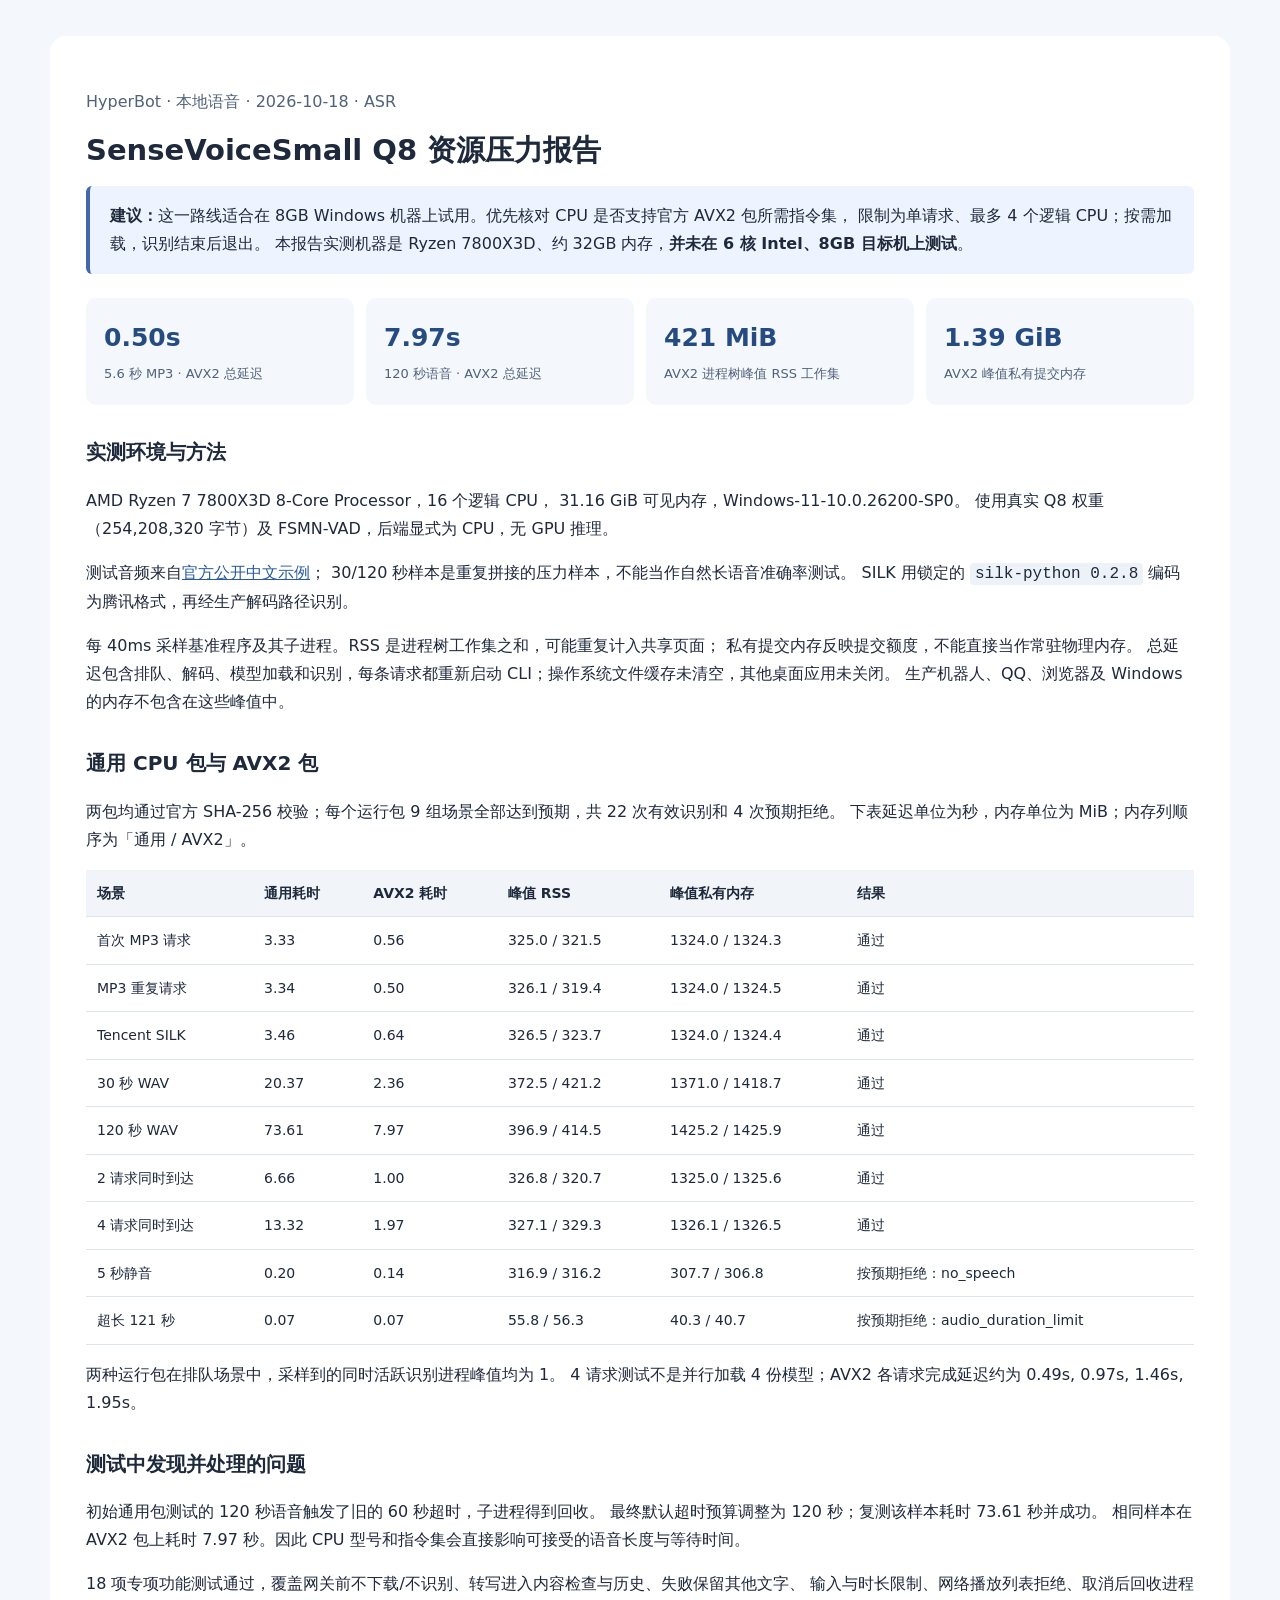
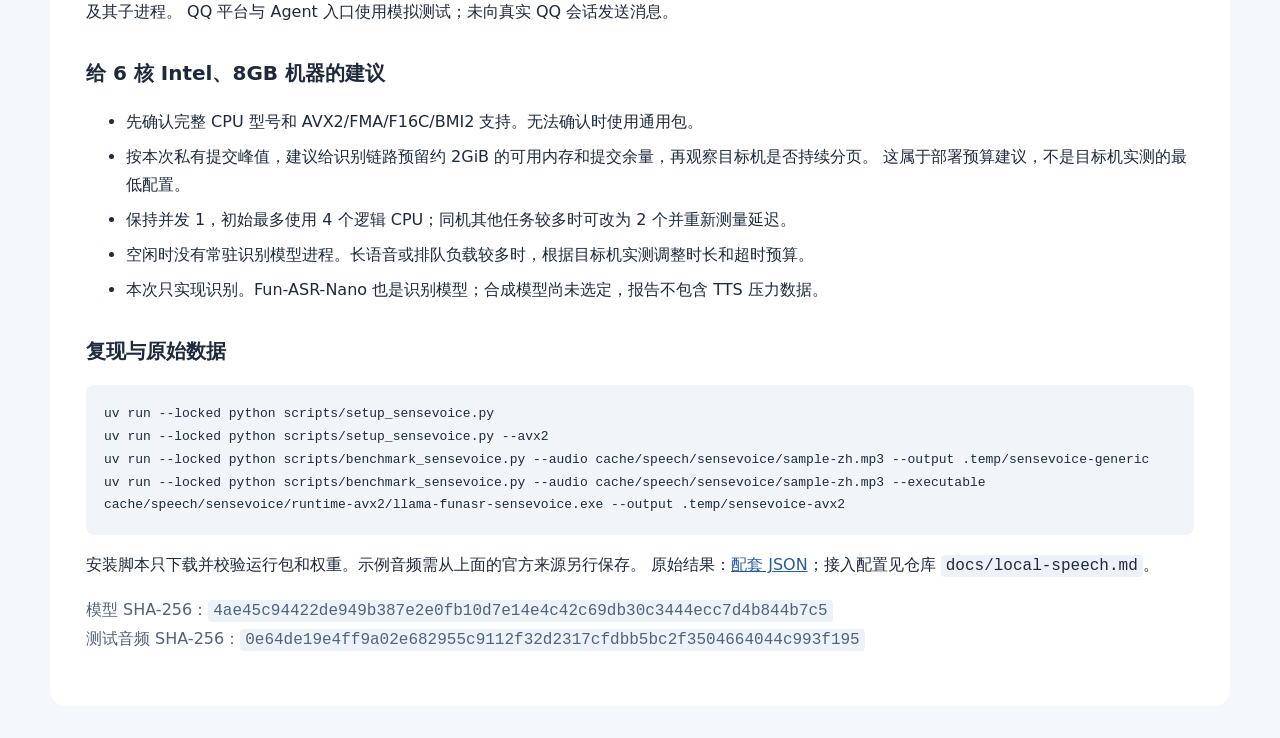
<file: docs/reports/sensevoice-q8-2026-10-18.html>
<!doctype html>
<html lang="zh-CN"><meta charset="utf-8"><meta name="viewport" content="width=device-width,initial-scale=1">
<title>SenseVoiceSmall Q8 本地语音识别资源压力报告</title>
<style>
*{box-sizing:border-box}body{font:16px/1.75 system-ui,"Microsoft YaHei",sans-serif;color:#1e293b;background:#f4f7fb;margin:0}
main{max-width:1180px;margin:36px auto;background:white;border-radius:16px;padding:36px}
h1{font-size:29px;line-height:1.3;margin:0 0 12px}h2{font-size:20px;margin-top:30px}.muted{color:#52627a}
.note{padding:16px 20px;border-left:4px solid #4267ad;background:#eef4ff;border-radius:6px}
.cards{display:grid;grid-template-columns:repeat(4,1fr);gap:12px;margin:24px 0}.card{background:#f4f7fb;padding:18px;border-radius:10px}
.value{display:block;font-size:25px;font-weight:700;color:#254b81}.label{font-size:13px;color:#52627a}
.scroll{overflow:auto}table{width:100%;border-collapse:collapse;font-size:14px}th,td{text-align:left;border-bottom:1px solid #dce4ee;padding:11px}
th{background:#f1f5fa;white-space:nowrap}code{background:#edf2f8;padding:2px 5px;border-radius:4px}pre{white-space:pre-wrap;background:#f1f5fa;padding:18px;border-radius:8px;font-size:13px}
a{color:#285b9c}li{margin:7px 0}@media(max-width:760px){main{margin:0;padding:22px;border-radius:0}.cards{grid-template-columns:repeat(2,1fr)}h1{font-size:24px}}
</style><main>
<p class="muted">HyperBot · 本地语音 · 2026-10-18 · ASR</p>
<h1>SenseVoiceSmall Q8 资源压力报告</h1>
<p class="note"><strong>建议：</strong>这一路线适合在 8GB Windows 机器上试用。优先核对 CPU 是否支持官方 AVX2 包所需指令集，
限制为单请求、最多 4 个逻辑 CPU；按需加载，识别结束后退出。
本报告实测机器是 Ryzen 7800X3D、约 32GB 内存，<strong>并未在 6 核 Intel、8GB 目标机上测试</strong>。</p>
<div class="cards">
<div class="card"><span class="value">0.50s</span><span class="label">5.6 秒 MP3 · AVX2 总延迟</span></div>
<div class="card"><span class="value">7.97s</span><span class="label">120 秒语音 · AVX2 总延迟</span></div>
<div class="card"><span class="value">421 MiB</span><span class="label">AVX2 进程树峰值 RSS 工作集</span></div>
<div class="card"><span class="value">1.39 GiB</span><span class="label">AVX2 峰值私有提交内存</span></div>
</div>
<h2>实测环境与方法</h2>
<p>AMD Ryzen 7 7800X3D 8-Core Processor，16 个逻辑 CPU，
31.16 GiB 可见内存，Windows-11-10.0.26200-SP0。
使用真实 Q8 权重（254,208,320 字节）及 FSMN-VAD，后端显式为 CPU，无 GPU 推理。</p>
<p>测试音频来自<a href="https://huggingface.co/FunAudioLLM/SenseVoiceSmall/resolve/main/example/zh.mp3">官方公开中文示例</a>；
30/120 秒样本是重复拼接的压力样本，不能当作自然长语音准确率测试。
SILK 用锁定的 <code>silk-python 0.2.8</code> 编码为腾讯格式，再经生产解码路径识别。</p>
<p>每 40ms 采样基准程序及其子进程。RSS 是进程树工作集之和，可能重复计入共享页面；
私有提交内存反映提交额度，不能直接当作常驻物理内存。
总延迟包含排队、解码、模型加载和识别，每条请求都重新启动 CLI；操作系统文件缓存未清空，其他桌面应用未关闭。
生产机器人、QQ、浏览器及 Windows 的内存不包含在这些峰值中。</p>
<h2>通用 CPU 包与 AVX2 包</h2>
<p>两包均通过官方 SHA-256 校验；每个运行包 9 组场景全部达到预期，共 22 次有效识别和 4 次预期拒绝。
下表延迟单位为秒，内存单位为 MiB；内存列顺序为「通用 / AVX2」。</p>
<div class="scroll"><table><thead><tr><th>场景</th><th>通用耗时</th><th>AVX2 耗时</th><th>峰值 RSS</th><th>峰值私有内存</th><th>结果</th></tr></thead><tbody><tr><td>首次 MP3 请求</td><td>3.33</td><td>0.56</td><td>325.0 / 321.5</td><td>1324.0 / 1324.3</td><td>通过</td></tr><tr><td>MP3 重复请求</td><td>3.34</td><td>0.50</td><td>326.1 / 319.4</td><td>1324.0 / 1324.5</td><td>通过</td></tr><tr><td>Tencent SILK</td><td>3.46</td><td>0.64</td><td>326.5 / 323.7</td><td>1324.0 / 1324.4</td><td>通过</td></tr><tr><td>30 秒 WAV</td><td>20.37</td><td>2.36</td><td>372.5 / 421.2</td><td>1371.0 / 1418.7</td><td>通过</td></tr><tr><td>120 秒 WAV</td><td>73.61</td><td>7.97</td><td>396.9 / 414.5</td><td>1425.2 / 1425.9</td><td>通过</td></tr><tr><td>2 请求同时到达</td><td>6.66</td><td>1.00</td><td>326.8 / 320.7</td><td>1325.0 / 1325.6</td><td>通过</td></tr><tr><td>4 请求同时到达</td><td>13.32</td><td>1.97</td><td>327.1 / 329.3</td><td>1326.1 / 1326.5</td><td>通过</td></tr><tr><td>5 秒静音</td><td>0.20</td><td>0.14</td><td>316.9 / 316.2</td><td>307.7 / 306.8</td><td>按预期拒绝：no_speech</td></tr><tr><td>超长 121 秒</td><td>0.07</td><td>0.07</td><td>55.8 / 56.3</td><td>40.3 / 40.7</td><td>按预期拒绝：audio_duration_limit</td></tr></tbody></table></div>
<p>两种运行包在排队场景中，采样到的同时活跃识别进程峰值均为 1。
4 请求测试不是并行加载 4 份模型；AVX2 各请求完成延迟约为
0.49s, 0.97s, 1.46s, 1.95s。</p>
<h2>测试中发现并处理的问题</h2>
<p>初始通用包测试的 120 秒语音触发了旧的 60 秒超时，子进程得到回收。
最终默认超时预算调整为 120 秒；复测该样本耗时 73.61 秒并成功。
相同样本在 AVX2 包上耗时 7.97 秒。因此 CPU 型号和指令集会直接影响可接受的语音长度与等待时间。</p>
<p>18 项专项功能测试通过，覆盖网关前不下载/不识别、转写进入内容检查与历史、失败保留其他文字、
输入与时长限制、网络播放列表拒绝、取消后回收进程及其子进程。
QQ 平台与 Agent 入口使用模拟测试；未向真实 QQ 会话发送消息。</p>
<h2>给 6 核 Intel、8GB 机器的建议</h2>
<ul><li>先确认完整 CPU 型号和 AVX2/FMA/F16C/BMI2 支持。无法确认时使用通用包。</li>
<li>按本次私有提交峰值，建议给识别链路预留约 2GiB 的可用内存和提交余量，再观察目标机是否持续分页。
这属于部署预算建议，不是目标机实测的最低配置。</li>
<li>保持并发 1，初始最多使用 4 个逻辑 CPU；同机其他任务较多时可改为 2 个并重新测量延迟。</li>
<li>空闲时没有常驻识别模型进程。长语音或排队负载较多时，根据目标机实测调整时长和超时预算。</li>
<li>本次只实现识别。Fun-ASR-Nano 也是识别模型；合成模型尚未选定，报告不包含 TTS 压力数据。</li></ul>
<h2>复现与原始数据</h2>
<pre>uv run --locked python scripts/setup_sensevoice.py
uv run --locked python scripts/setup_sensevoice.py --avx2
uv run --locked python scripts/benchmark_sensevoice.py --audio cache/speech/sensevoice/sample-zh.mp3 --output .temp/sensevoice-generic
uv run --locked python scripts/benchmark_sensevoice.py --audio cache/speech/sensevoice/sample-zh.mp3 --executable cache/speech/sensevoice/runtime-avx2/llama-funasr-sensevoice.exe --output .temp/sensevoice-avx2</pre>
<p>安装脚本只下载并校验运行包和权重。示例音频需从上面的官方来源另行保存。
原始结果：<a href="sensevoice-q8-2026-10-18.json">配套 JSON</a>；接入配置见仓库 <code>docs/local-speech.md</code>。</p>
<p class="muted">模型 SHA-256：<code>4ae45c94422de949b387e2e0fb10d7e14e4c42c69db30c3444ecc7d4b844b7c5</code><br>
测试音频 SHA-256：<code>0e64de19e4ff9a02e682955c9112f32d2317cfdbb5bc2f3504664044c993f195</code></p>
</main></html>
</file>
